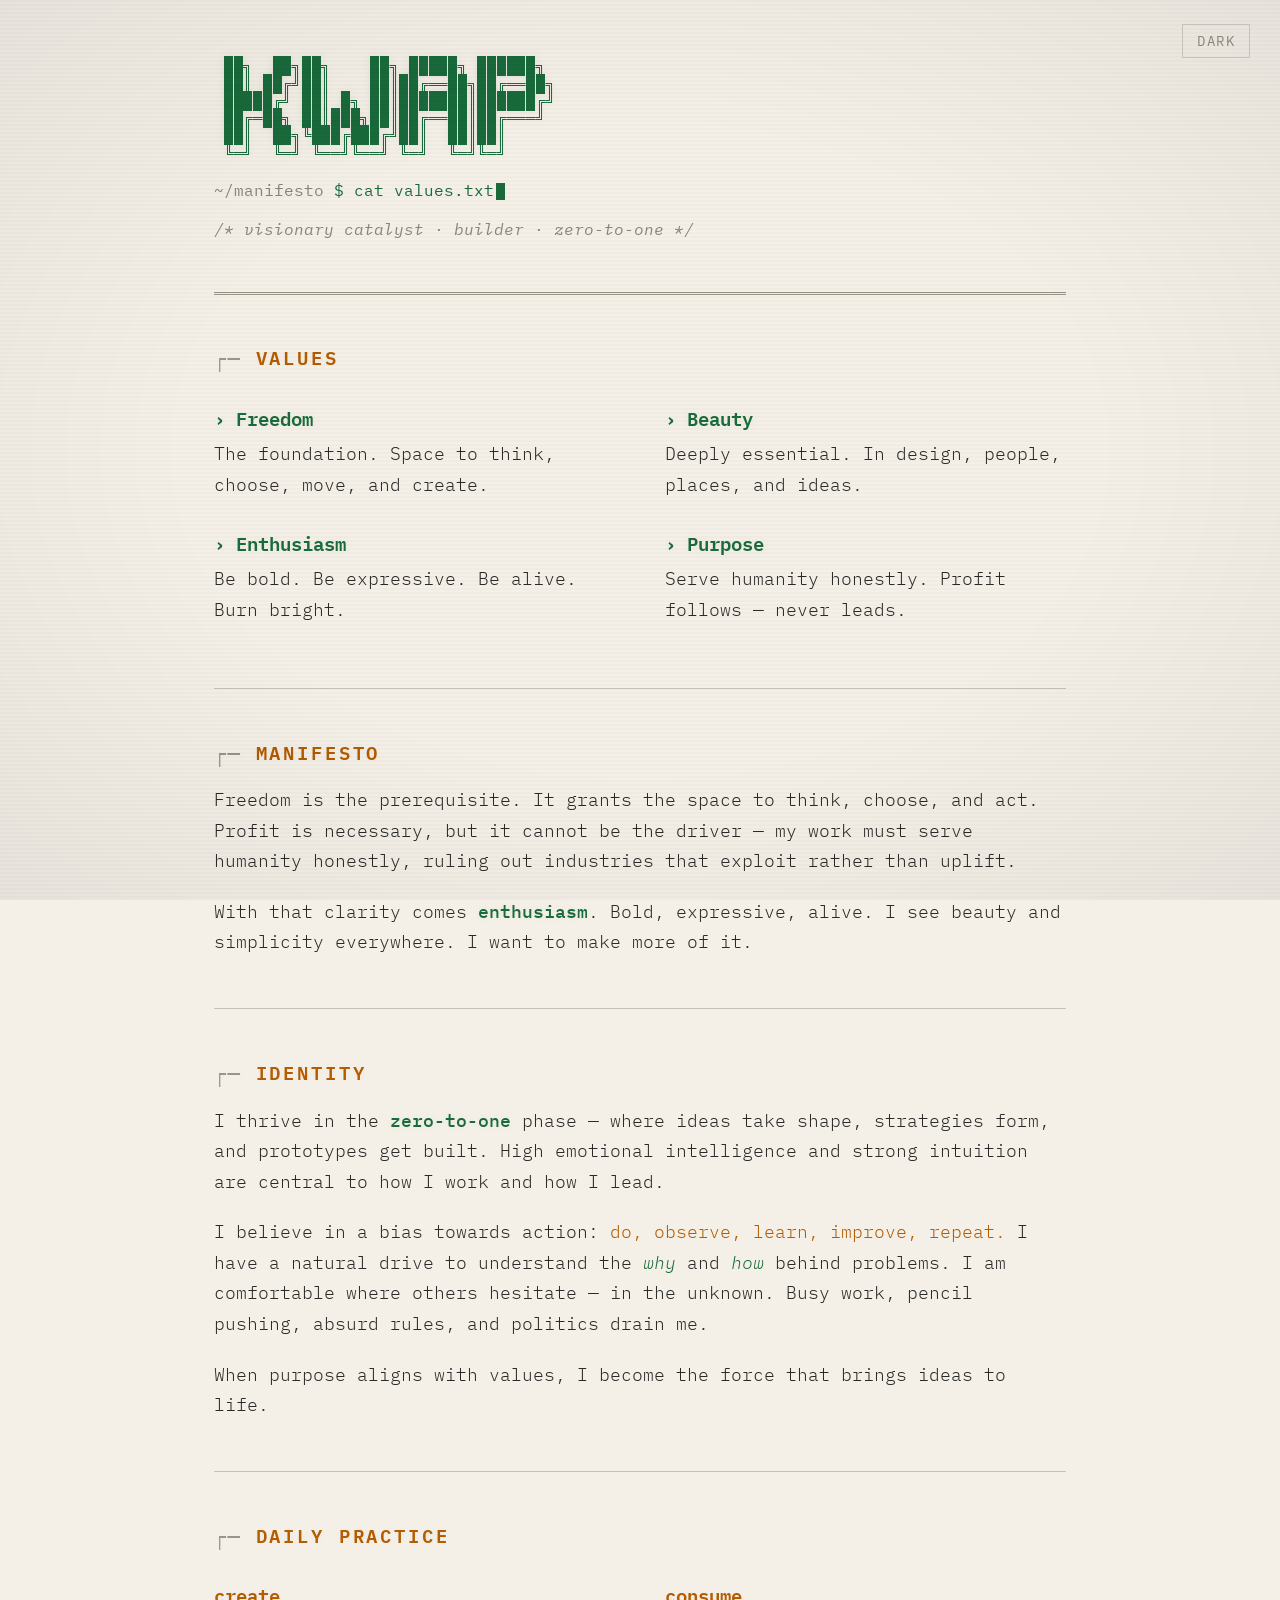
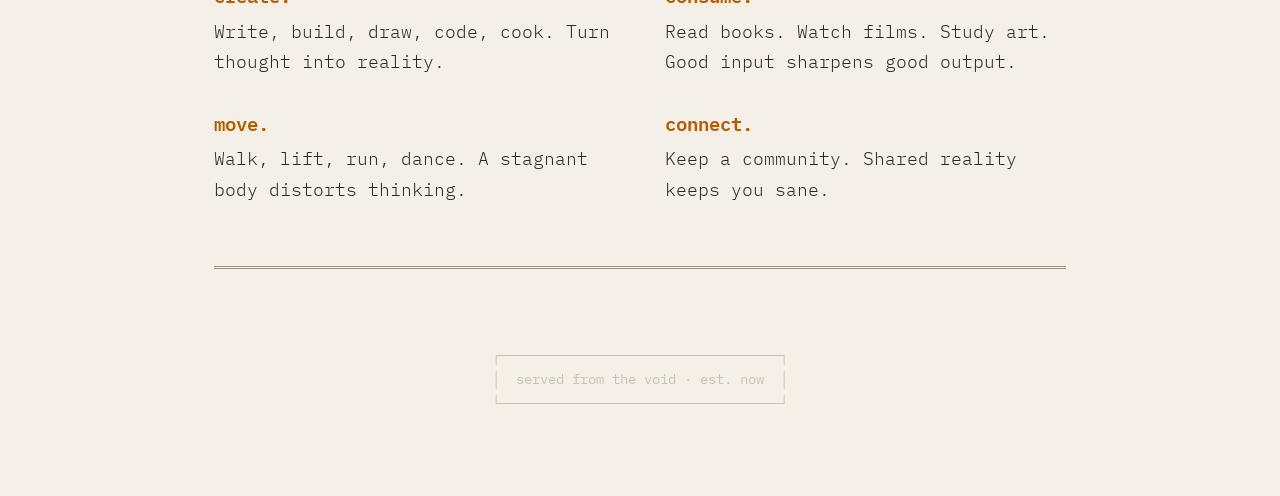
<file: index.html>
<!DOCTYPE html>
<html lang="en" data-theme="light">
<head>
<meta charset="UTF-8">
<meta name="viewport" content="width=device-width, initial-scale=1.0">
<title>kwap's manifesto</title>
<link rel="icon" type="image/svg+xml" href="data:image/svg+xml,%3Csvg xmlns='http://www.w3.org/2000/svg' viewBox='0 0 32 32'%3E%3Crect width='32' height='32' rx='4' fill='%23060906'/%3E%3Ctext x='5' y='24' font-family='monospace' font-weight='bold' font-size='24' fill='%2333ff66'%3EK%3C/text%3E%3Crect x='22' y='6' width='3' height='18' fill='%2333ff66' opacity='0.8'%3E%3Canimate attributeName='opacity' values='1;0;1' dur='1s' repeatCount='indefinite'/%3E%3C/rect%3E%3C/svg%3E">

<style>
  @import url('https://fonts.googleapis.com/css2?family=IBM+Plex+Mono:ital,wght@0,300;0,400;0,500;0,600;1,400&display=swap');

  /* ── LIGHT THEME (default) ── */
  :root, [data-theme="light"] {
    --bg: #f4f0e8;
    --bg-deep: #ece8df;
    --text: #2a2a28;
    --text-dim: #8a8578;
    --accent: #1a6b3c;
    --accent-glow: rgba(26, 107, 60, 0.08);
    --accent2: #b35c00;
    --accent2-glow: rgba(179, 92, 0, 0.06);
    --border: #c8c2b6;
    --border-bright: #9a9488;
    --scanline-b: rgba(0, 0, 0, 0.015);
    --vignette: rgba(0, 0, 0, 0.05);
  }

  /* ── DARK THEME ── */
  [data-theme="dark"] {
    --bg: #060906;
    --bg-deep: #0a0f0a;
    --text: #ccddcc;
    --text-dim: #446644;
    --accent: #33ff66;
    --accent-glow: rgba(51, 255, 102, 0.12);
    --accent2: #ffaa22;
    --accent2-glow: rgba(255, 170, 34, 0.15);
    --border: #1a331a;
    --border-bright: #2a5a2a;
    --scanline-b: rgba(0, 0, 0, 0.08);
    --vignette: rgba(0, 0, 0, 0.4);
  }

  * { margin: 0; padding: 0; box-sizing: border-box; }

  html {
    font-size: 20px;
    scrollbar-width: thin;
    scrollbar-color: var(--border-bright) var(--bg);
  }

  body {
    background: var(--bg);
    color: var(--text);
    font-family: 'IBM Plex Mono', 'Courier New', monospace;
    line-height: 1.7;
    min-height: 100vh;
    overflow-x: hidden;
    transition: background 0.4s ease, color 0.4s ease;
  }

  /* ── CRT SCANLINES ── */
  body::before {
    content: '';
    position: fixed;
    top: 0; left: 0; right: 0; bottom: 0;
    background: repeating-linear-gradient(
      0deg, transparent, transparent 2px,
      var(--scanline-b) 2px, var(--scanline-b) 4px
    );
    pointer-events: none;
    z-index: 1000;
  }

  body::after {
    content: '';
    position: fixed;
    top: 0; left: 0; right: 0; bottom: 0;
    background: radial-gradient(ellipse at center, transparent 50%, var(--vignette) 100%);
    pointer-events: none;
    z-index: 999;
  }

  /* ── LAYOUT ── */
  .terminal { max-width: 76ch; margin: 0 auto; padding: 2rem 1.5rem 4rem; }

  /* ── THEME TOGGLE ── */
  .theme-toggle {
    position: fixed;
    top: 1.2rem;
    right: 1.5rem;
    z-index: 1001;
    background: none;
    border: 1px solid var(--border);
    color: var(--text-dim);
    font-family: 'IBM Plex Mono', monospace;
    font-size: 0.7rem;
    letter-spacing: 0.1em;
    padding: 0.35rem 0.7rem;
    cursor: pointer;
    transition: all 0.3s ease;
    text-transform: uppercase;
  }
  .theme-toggle:hover {
    color: var(--accent);
    border-color: var(--accent);
  }

  /* ── HEADER ── */
  .header-art {
    color: var(--accent);
    font-size: 0.75rem;
    line-height: 1.15;
    letter-spacing: 0.05em;
    white-space: pre;
    text-shadow: 0 0 10px var(--accent-glow);
    overflow: hidden;
  }

  [data-theme="dark"] .header-art {
    animation: flicker 4s infinite alternate;
  }

  @keyframes flicker {
    0%, 95%, 100% { opacity: 1; }
    96% { opacity: 0.85; }
    97% { opacity: 1; }
    98% { opacity: 0.9; }
  }

  /* ── PROMPT LINE ── */
  .prompt-line {
    color: var(--accent);
    font-size: 0.8rem;
    margin-top: 0.8rem;
  }
  .prompt-path { color: var(--text-dim); }
  .cursor {
    display: inline-block;
    width: 0.55em;
    height: 1.05em;
    background: var(--accent);
    vertical-align: text-bottom;
    animation: blink 1s step-end infinite;
    margin-left: 2px;
  }
  @keyframes blink { 0%, 100% { opacity: 1; } 50% { opacity: 0; } }

  .tagline {
    color: var(--text-dim);
    margin-top: 0.6rem;
    font-size: 0.8rem;
    font-style: italic;
  }

  /* ── DIVIDERS ── */
  .divider {
    color: var(--border);
    margin: 1.8rem 0;
    white-space: nowrap;
    overflow: hidden;
    font-size: 0.8rem;
    transition: color 0.4s ease;
  }
  .divider.bright { color: var(--border-bright); }

  /* ── SECTIONS ── */
  .section-label {
    color: var(--accent2);
    font-weight: 600;
    font-size: 0.95rem;
    letter-spacing: 0.15em;
    text-transform: uppercase;
    margin-bottom: 0.8rem;
    text-shadow: 0 0 8px var(--accent2-glow);
    transition: color 0.4s ease;
  }
  .section-label::before { content: '┌─ '; color: var(--border-bright); }

  p { margin-bottom: 1rem; font-weight: 300; }

  .highlight {
    color: var(--accent);
    font-weight: 500;
    text-shadow: 0 0 6px var(--accent-glow);
  }
  .accent2 { color: var(--accent2); }
  .dim { color: var(--text-dim); }
  em { font-style: italic; color: var(--accent); }

  /* ── VALUES GRID ── */
  .values { display: grid; grid-template-columns: 1fr 1fr; gap: 0.2rem 2.5rem; margin: 0.5rem 0; }
  .value-item { padding: 0.6rem 0; }
  .value-name {
    color: var(--accent);
    font-weight: 600;
    font-size: 0.95rem;
    text-shadow: 0 0 8px var(--accent-glow);
  }
  .value-desc { font-size: 0.9rem; font-weight: 300; margin-top: 0.2rem; }

  /* ── FOUR PILLARS ── */
  .pillars { display: grid; grid-template-columns: 1fr 1fr; gap: 0.3rem 2.5rem; margin-top: 0.5rem; }
  .pillar { padding: 0.6rem 0; }
  .pillar-name {
    color: var(--accent2);
    font-weight: 600;
    font-size: 0.95rem;
    text-shadow: 0 0 8px var(--accent2-glow);
  }
  .pillar-desc { font-size: 0.9rem; font-weight: 300; margin-top: 0.2rem; }

  /* ── QUOTE ── */
  .quote-block {
    border-left: 2px solid var(--border-bright);
    padding: 0.8rem 0 0.8rem 1.5rem;
    margin: 0.5rem 0;
  }
  .quote-text { font-style: italic; font-weight: 300; font-size: 0.9rem; }
  .quote-prelude { font-size: 0.9rem; font-weight: 400; margin-bottom: 0.8rem; }
  .quote-author { color: var(--text-dim); font-size: 0.8rem; margin-top: 0.5rem; }

  .manifesto-body p { font-size: 0.9rem; }

  /* ── FOOTER ── */
  .footer {
    color: var(--border);
    font-size: 0.7rem;
    margin-top: 2rem;
    text-align: center;
    white-space: pre;
  }

  /* ── FADE IN ── */
  .fade-section {
    opacity: 0;
    transform: translateY(6px);
    animation: fadeUp 0.6s ease forwards;
  }
  @keyframes fadeUp { to { opacity: 1; transform: translateY(0); } }

  .fade-section:nth-child(2)  { animation-delay: 0.05s; }
  .fade-section:nth-child(3)  { animation-delay: 0.15s; }
  .fade-section:nth-child(4)  { animation-delay: 0.3s; }
  .fade-section:nth-child(5)  { animation-delay: 0.45s; }
  .fade-section:nth-child(6)  { animation-delay: 0.55s; }
  .fade-section:nth-child(7)  { animation-delay: 0.65s; }
  .fade-section:nth-child(8)  { animation-delay: 0.75s; }
  .fade-section:nth-child(9)  { animation-delay: 0.85s; }
  .fade-section:nth-child(10) { animation-delay: 0.95s; }
  .fade-section:nth-child(11) { animation-delay: 1.05s; }
  .fade-section:nth-child(12) { animation-delay: 1.15s; }
  .fade-section:nth-child(13) { animation-delay: 1.25s; }
  .fade-section:nth-child(14) { animation-delay: 1.35s; }

  @media (max-width: 600px) {
    html { font-size: 18px; }
    .terminal { padding: 1.2rem 1rem 3rem; }
    .header-art { font-size: 0.48rem; }
    .values, .pillars { grid-template-columns: 1fr; gap: 0; }
    .theme-toggle { top: 0.8rem; right: 0.8rem; }
  }
</style>
</head>
<body>

<button class="theme-toggle" onclick="toggleTheme()" aria-label="Toggle theme">
  <span id="toggle-text">dark</span>
</button>

<main class="terminal">

  <div class="fade-section">
    <div class="header-art" role="img" aria-label="KWAP">
 ██╗  ██╗██╗    ██╗ █████╗ ██████╗
 ██║ ██╔╝██║    ██║██╔══██╗██╔══██╗
 █████╔╝ ██║ █╗ ██║███████║██████╔╝
 ██╔═██╗ ██║███╗██║██╔══██║██╔═══╝
 ██║  ██╗╚███╔███╔╝██║  ██║██║
 ╚═╝  ╚═╝ ╚══╝╚══╝ ╚═╝  ╚═╝╚═╝</div>
  </div>

  <div class="fade-section">
    <div class="prompt-line"><span class="prompt-path">~/manifesto</span> $ cat values.txt<span class="cursor"></span></div>
    <div class="tagline">/* visionary catalyst · builder · zero-to-one */</div>
  </div>

  <div class="fade-section">
    <div class="divider bright">════════════════════════════════════════════════════════════════════════════════════════════════════════════════════════════════════════════════════════════════════════════════════════════════════════</div>
  </div>

  <div class="fade-section">
    <div class="section-label">Values</div>
    <div class="values">
      <div class="value-item">
        <div class="value-name">› Freedom</div>
        <div class="value-desc">The foundation. Space to think, choose, move, and create.</div>
      </div>
      <div class="value-item">
        <div class="value-name">› Beauty</div>
        <div class="value-desc">Deeply essential. In design, people, places, and ideas.</div>
      </div>
      <div class="value-item">
        <div class="value-name">› Enthusiasm</div>
        <div class="value-desc">Be bold. Be expressive. Be alive. Burn bright.</div>
      </div>
      <div class="value-item">
        <div class="value-name">› Purpose</div>
        <div class="value-desc">Serve humanity honestly. Profit follows — never leads.</div>
      </div>
    </div>
  </div>

  <div class="fade-section">
    <div class="divider">────────────────────────────────────────────────────────────────────────────────────────────────────────────────────────────────────────────────────────────────────────────────────────────────────────</div>
  </div>

  <div class="fade-section">
    <div class="section-label">Manifesto</div>
    <div class="manifesto-body">
      <p>Freedom is the prerequisite. It grants the space to think, choose, and act. Profit is necessary, but it cannot be the driver — my work must serve humanity honestly, ruling out industries that exploit rather than uplift.</p>
      <p>With that clarity comes <span class="highlight">enthusiasm</span>. Bold, expressive, alive. I see beauty and simplicity everywhere. I want to make more of it.</p>
    </div>
  </div>

  <div class="fade-section">
    <div class="divider">────────────────────────────────────────────────────────────────────────────────────────────────────────────────────────────────────────────────────────────────────────────────────────────────────────</div>
  </div>

  <div class="fade-section">
    <div class="section-label">Identity</div>
    <div class="manifesto-body">
      <p>I thrive in the <span class="highlight">zero-to-one</span> phase — where ideas take shape, strategies form, and prototypes get built. High emotional intelligence and strong intuition are central to how I work and how I lead.</p>
      <p>I believe in a bias towards action: <span class="accent2">do, observe, learn, improve, repeat.</span> I have a natural drive to understand the <em>why</em> and <em>how</em> behind problems. I am comfortable where others hesitate — in the unknown. Busy work, pencil pushing, absurd rules, and politics drain me.</p>
      <p>When purpose aligns with values, I become the force that brings ideas to life.</p>
    </div>
  </div>

  <div class="fade-section">
    <div class="divider">────────────────────────────────────────────────────────────────────────────────────────────────────────────────────────────────────────────────────────────────────────────────────────────────────────</div>
  </div>

  <div class="fade-section">
    <div class="section-label">Daily Practice</div>
    <div class="pillars">
      <div class="pillar">
        <div class="pillar-name">create.</div>
        <div class="pillar-desc">Write, build, draw, code, cook. Turn thought into reality.</div>
      </div>
      <div class="pillar">
        <div class="pillar-name">consume.</div>
        <div class="pillar-desc">Read books. Watch films. Study art. Good input sharpens good output.</div>
      </div>
      <div class="pillar">
        <div class="pillar-name">move.</div>
        <div class="pillar-desc">Walk, lift, run, dance. A stagnant body distorts thinking.</div>
      </div>
      <div class="pillar">
        <div class="pillar-name">connect.</div>
        <div class="pillar-desc">Keep a community. Shared reality keeps you sane.</div>
      </div>
    </div>
  </div>

  <div class="fade-section">
    <div class="divider bright">════════════════════════════════════════════════════════════════════════════════════════════════════════════════════════════════════════════════════════════════════════════════════════════════════════</div>
  </div>

  <div class="fade-section">
    <div class="footer">
┌───────────────────────────────────┐
│  served from the void · est. now  │
└───────────────────────────────────┘</div>
  </div>

</main>

<script>
  function toggleTheme() {
    const html = document.documentElement;
    const next = html.getAttribute('data-theme') === 'light' ? 'dark' : 'light';
    html.setAttribute('data-theme', next);
    document.getElementById('toggle-text').textContent = next === 'light' ? 'dark' : 'light';
  }
</script>
</body>
</html>
</file>
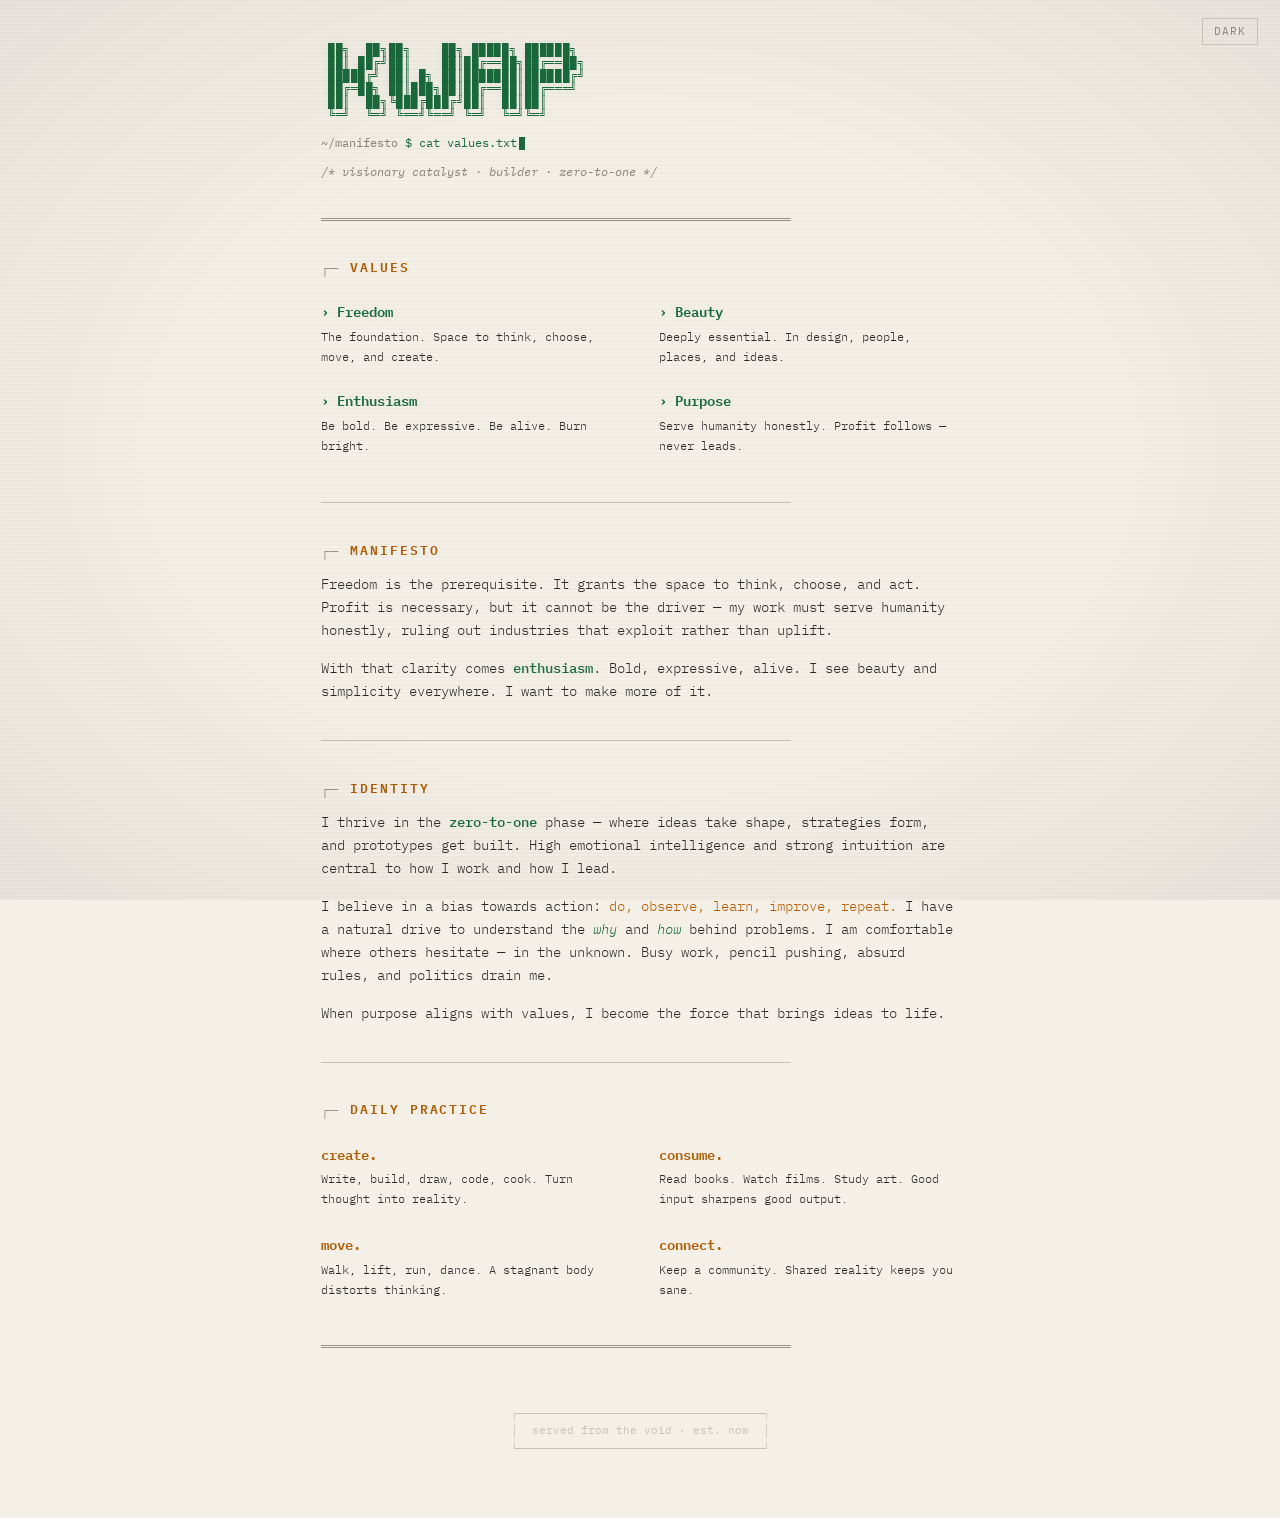
<file: manifesto.html>
<!DOCTYPE html>
<html lang="en" data-theme="light">
<head>
<meta charset="UTF-8">
<meta name="viewport" content="width=device-width, initial-scale=1.0">
<title>KWAP — Manifesto</title>
<link rel="icon" type="image/x-icon" href="[data-uri]">
<style>
  @import url('https://fonts.googleapis.com/css2?family=IBM+Plex+Mono:ital,wght@0,300;0,400;0,500;0,600;1,400&display=swap');

  /* ── LIGHT THEME (default) ── */
  :root, [data-theme="light"] {
    --bg: #f4f0e8;
    --bg-deep: #ece8df;
    --text: #2a2a28;
    --text-dim: #8a8578;
    --accent: #1a6b3c;
    --accent-glow: rgba(26, 107, 60, 0.08);
    --accent2: #b35c00;
    --accent2-glow: rgba(179, 92, 0, 0.06);
    --border: #c8c2b6;
    --border-bright: #9a9488;
    --scanline-b: rgba(0, 0, 0, 0.015);
    --vignette: rgba(0, 0, 0, 0.05);
  }

  /* ── DARK THEME ── */
  [data-theme="dark"] {
    --bg: #060906;
    --bg-deep: #0a0f0a;
    --text: #ccddcc;
    --text-dim: #446644;
    --accent: #33ff66;
    --accent-glow: rgba(51, 255, 102, 0.12);
    --accent2: #ffaa22;
    --accent2-glow: rgba(255, 170, 34, 0.15);
    --border: #1a331a;
    --border-bright: #2a5a2a;
    --scanline-b: rgba(0, 0, 0, 0.08);
    --vignette: rgba(0, 0, 0, 0.4);
  }

  * { margin: 0; padding: 0; box-sizing: border-box; }

  html {
    font-size: 15px;
    scrollbar-width: thin;
    scrollbar-color: var(--border-bright) var(--bg);
  }

  body {
    background: var(--bg);
    color: var(--text);
    font-family: 'IBM Plex Mono', 'Courier New', monospace;
    line-height: 1.7;
    min-height: 100vh;
    overflow-x: hidden;
    transition: background 0.4s ease, color 0.4s ease;
  }

  /* ── CRT SCANLINES ── */
  body::before {
    content: '';
    position: fixed;
    top: 0; left: 0; right: 0; bottom: 0;
    background: repeating-linear-gradient(
      0deg, transparent, transparent 2px,
      var(--scanline-b) 2px, var(--scanline-b) 4px
    );
    pointer-events: none;
    z-index: 1000;
  }

  body::after {
    content: '';
    position: fixed;
    top: 0; left: 0; right: 0; bottom: 0;
    background: radial-gradient(ellipse at center, transparent 50%, var(--vignette) 100%);
    pointer-events: none;
    z-index: 999;
  }

  /* ── LAYOUT ── */
  .terminal { max-width: 76ch; margin: 0 auto; padding: 2rem 1.5rem 4rem; }

  /* ── THEME TOGGLE ── */
  .theme-toggle {
    position: fixed;
    top: 1.2rem;
    right: 1.5rem;
    z-index: 1001;
    background: none;
    border: 1px solid var(--border);
    color: var(--text-dim);
    font-family: 'IBM Plex Mono', monospace;
    font-size: 0.7rem;
    letter-spacing: 0.1em;
    padding: 0.35rem 0.7rem;
    cursor: pointer;
    transition: all 0.3s ease;
    text-transform: uppercase;
  }
  .theme-toggle:hover {
    color: var(--accent);
    border-color: var(--accent);
  }

  /* ── HEADER ── */
  .header-art {
    color: var(--accent);
    font-size: 0.75rem;
    line-height: 1.15;
    letter-spacing: 0.05em;
    white-space: pre;
    text-shadow: 0 0 10px var(--accent-glow);
    overflow: hidden;
  }

  [data-theme="dark"] .header-art {
    animation: flicker 4s infinite alternate;
  }

  @keyframes flicker {
    0%, 95%, 100% { opacity: 1; }
    96% { opacity: 0.85; }
    97% { opacity: 1; }
    98% { opacity: 0.9; }
  }

  /* ── PROMPT LINE ── */
  .prompt-line {
    color: var(--accent);
    font-size: 0.8rem;
    margin-top: 0.8rem;
  }
  .prompt-path { color: var(--text-dim); }
  .cursor {
    display: inline-block;
    width: 0.55em;
    height: 1.05em;
    background: var(--accent);
    vertical-align: text-bottom;
    animation: blink 1s step-end infinite;
    margin-left: 2px;
  }
  @keyframes blink { 0%, 100% { opacity: 1; } 50% { opacity: 0; } }

  .tagline {
    color: var(--text-dim);
    margin-top: 0.6rem;
    font-size: 0.8rem;
    font-style: italic;
  }

  /* ── DIVIDERS ── */
  .divider {
    color: var(--border);
    margin: 1.8rem 0;
    white-space: pre;
    font-size: 0.8rem;
    overflow: hidden;
    transition: color 0.4s ease;
  }
  .divider.bright { color: var(--border-bright); }

  /* ── SECTIONS ── */
  .section-label {
    color: var(--accent2);
    font-weight: 600;
    font-size: 0.85rem;
    letter-spacing: 0.15em;
    text-transform: uppercase;
    margin-bottom: 0.8rem;
    text-shadow: 0 0 8px var(--accent2-glow);
    transition: color 0.4s ease;
  }
  .section-label::before { content: '┌─ '; color: var(--border-bright); }

  p { margin-bottom: 1rem; font-weight: 300; }

  .highlight {
    color: var(--accent);
    font-weight: 500;
    text-shadow: 0 0 6px var(--accent-glow);
  }
  .accent2 { color: var(--accent2); }
  .dim { color: var(--text-dim); }
  em { font-style: italic; color: var(--accent); }

  /* ── VALUES GRID ── */
  .values { display: grid; grid-template-columns: 1fr 1fr; gap: 0.2rem 2.5rem; margin: 0.5rem 0; }
  .value-item { padding: 0.6rem 0; }
  .value-name {
    color: var(--accent);
    font-weight: 600;
    font-size: 0.95rem;
    text-shadow: 0 0 8px var(--accent-glow);
  }
  .value-desc { font-size: 0.8rem; font-weight: 300; margin-top: 0.2rem; }

  /* ── FOUR PILLARS ── */
  .pillars { display: grid; grid-template-columns: 1fr 1fr; gap: 0.3rem 2.5rem; margin-top: 0.5rem; }
  .pillar { padding: 0.6rem 0; }
  .pillar-name {
    color: var(--accent2);
    font-weight: 600;
    font-size: 0.95rem;
    text-shadow: 0 0 8px var(--accent2-glow);
  }
  .pillar-desc { font-size: 0.8rem; font-weight: 300; margin-top: 0.2rem; }

  /* ── QUOTE ── */
  .quote-block {
    border-left: 2px solid var(--border-bright);
    padding: 0.8rem 0 0.8rem 1.5rem;
    margin: 0.5rem 0;
  }
  .quote-text { font-style: italic; font-weight: 300; font-size: 0.9rem; }
  .quote-prelude { font-size: 0.85rem; font-weight: 400; margin-bottom: 0.8rem; }
  .quote-author { color: var(--text-dim); font-size: 0.8rem; margin-top: 0.5rem; }

  .manifesto-body p { font-size: 0.9rem; }

  /* ── FOOTER ── */
  .footer {
    color: var(--border);
    font-size: 0.7rem;
    margin-top: 2rem;
    text-align: center;
    white-space: pre;
  }

  /* ── FADE IN ── */
  .fade-section {
    opacity: 0;
    transform: translateY(6px);
    animation: fadeUp 0.6s ease forwards;
  }
  @keyframes fadeUp { to { opacity: 1; transform: translateY(0); } }

  .fade-section:nth-child(2)  { animation-delay: 0.05s; }
  .fade-section:nth-child(3)  { animation-delay: 0.15s; }
  .fade-section:nth-child(4)  { animation-delay: 0.3s; }
  .fade-section:nth-child(5)  { animation-delay: 0.45s; }
  .fade-section:nth-child(6)  { animation-delay: 0.55s; }
  .fade-section:nth-child(7)  { animation-delay: 0.65s; }
  .fade-section:nth-child(8)  { animation-delay: 0.75s; }
  .fade-section:nth-child(9)  { animation-delay: 0.85s; }
  .fade-section:nth-child(10) { animation-delay: 0.95s; }
  .fade-section:nth-child(11) { animation-delay: 1.05s; }
  .fade-section:nth-child(12) { animation-delay: 1.15s; }
  .fade-section:nth-child(13) { animation-delay: 1.25s; }
  .fade-section:nth-child(14) { animation-delay: 1.35s; }

  @media (max-width: 600px) {
    html { font-size: 13px; }
    .terminal { padding: 1.2rem 1rem 3rem; }
    .header-art { font-size: 0.48rem; }
    .values, .pillars { grid-template-columns: 1fr; gap: 0; }
    .theme-toggle { top: 0.8rem; right: 0.8rem; }
  }
</style>
</head>
<body>

<button class="theme-toggle" onclick="toggleTheme()" aria-label="Toggle theme">
  <span id="toggle-text">dark</span>
</button>

<main class="terminal">

  <div class="fade-section">
    <div class="header-art" role="img" aria-label="KWAP">
 ██╗  ██╗██╗    ██╗ █████╗ ██████╗
 ██║ ██╔╝██║    ██║██╔══██╗██╔══██╗
 █████╔╝ ██║ █╗ ██║███████║██████╔╝
 ██╔═██╗ ██║███╗██║██╔══██║██╔═══╝
 ██║  ██╗╚███╔███╔╝██║  ██║██║
 ╚═╝  ╚═╝ ╚══╝╚══╝ ╚═╝  ╚═╝╚═╝</div>
  </div>

  <div class="fade-section">
    <div class="prompt-line"><span class="prompt-path">~/manifesto</span> $ cat values.txt<span class="cursor"></span></div>
    <div class="tagline">/* visionary catalyst · builder · zero-to-one */</div>
  </div>

  <div class="fade-section">
    <div class="divider bright">═══════════════════════════════════════════════════════════════════</div>
  </div>

  <div class="fade-section">
    <div class="section-label">Values</div>
    <div class="values">
      <div class="value-item">
        <div class="value-name">› Freedom</div>
        <div class="value-desc">The foundation. Space to think, choose, move, and create.</div>
      </div>
      <div class="value-item">
        <div class="value-name">› Beauty</div>
        <div class="value-desc">Deeply essential. In design, people, places, and ideas.</div>
      </div>
      <div class="value-item">
        <div class="value-name">› Enthusiasm</div>
        <div class="value-desc">Be bold. Be expressive. Be alive. Burn bright.</div>
      </div>
      <div class="value-item">
        <div class="value-name">› Purpose</div>
        <div class="value-desc">Serve humanity honestly. Profit follows — never leads.</div>
      </div>
    </div>
  </div>

  <div class="fade-section">
    <div class="divider">───────────────────────────────────────────────────────────────────</div>
  </div>

  <div class="fade-section">
    <div class="section-label">Manifesto</div>
    <div class="manifesto-body">
      <p>Freedom is the prerequisite. It grants the space to think, choose, and act. Profit is necessary, but it cannot be the driver — my work must serve humanity honestly, ruling out industries that exploit rather than uplift.</p>
      <p>With that clarity comes <span class="highlight">enthusiasm</span>. Bold, expressive, alive. I see beauty and simplicity everywhere. I want to make more of it.</p>
    </div>
  </div>

  <div class="fade-section">
    <div class="divider">───────────────────────────────────────────────────────────────────</div>
  </div>

  <div class="fade-section">
    <div class="section-label">Identity</div>
    <div class="manifesto-body">
      <p>I thrive in the <span class="highlight">zero-to-one</span> phase — where ideas take shape, strategies form, and prototypes get built. High emotional intelligence and strong intuition are central to how I work and how I lead.</p>
      <p>I believe in a bias towards action: <span class="accent2">do, observe, learn, improve, repeat.</span> I have a natural drive to understand the <em>why</em> and <em>how</em> behind problems. I am comfortable where others hesitate — in the unknown. Busy work, pencil pushing, absurd rules, and politics drain me.</p>
      <p>When purpose aligns with values, I become the force that brings ideas to life.</p>
    </div>
  </div>

  <div class="fade-section">
    <div class="divider">───────────────────────────────────────────────────────────────────</div>
  </div>

  <div class="fade-section">
    <div class="section-label">Daily Practice</div>
    <div class="pillars">
      <div class="pillar">
        <div class="pillar-name">create.</div>
        <div class="pillar-desc">Write, build, draw, code, cook. Turn thought into reality.</div>
      </div>
      <div class="pillar">
        <div class="pillar-name">consume.</div>
        <div class="pillar-desc">Read books. Watch films. Study art. Good input sharpens good output.</div>
      </div>
      <div class="pillar">
        <div class="pillar-name">move.</div>
        <div class="pillar-desc">Walk, lift, run, dance. A stagnant body distorts thinking.</div>
      </div>
      <div class="pillar">
        <div class="pillar-name">connect.</div>
        <div class="pillar-desc">Keep a community. Shared reality keeps you sane.</div>
      </div>
    </div>
  </div>

  <div class="fade-section">
    <div class="divider bright">═══════════════════════════════════════════════════════════════════</div>
  </div>

  <div class="fade-section">
    <div class="footer">
┌───────────────────────────────────┐
│  served from the void · est. now  │
└───────────────────────────────────┘</div>
  </div>

</main>

<script>
  function toggleTheme() {
    const html = document.documentElement;
    const next = html.getAttribute('data-theme') === 'light' ? 'dark' : 'light';
    html.setAttribute('data-theme', next);
    document.getElementById('toggle-text').textContent = next === 'light' ? 'dark' : 'light';
  }
</script>
</body>
</html>
</file>
